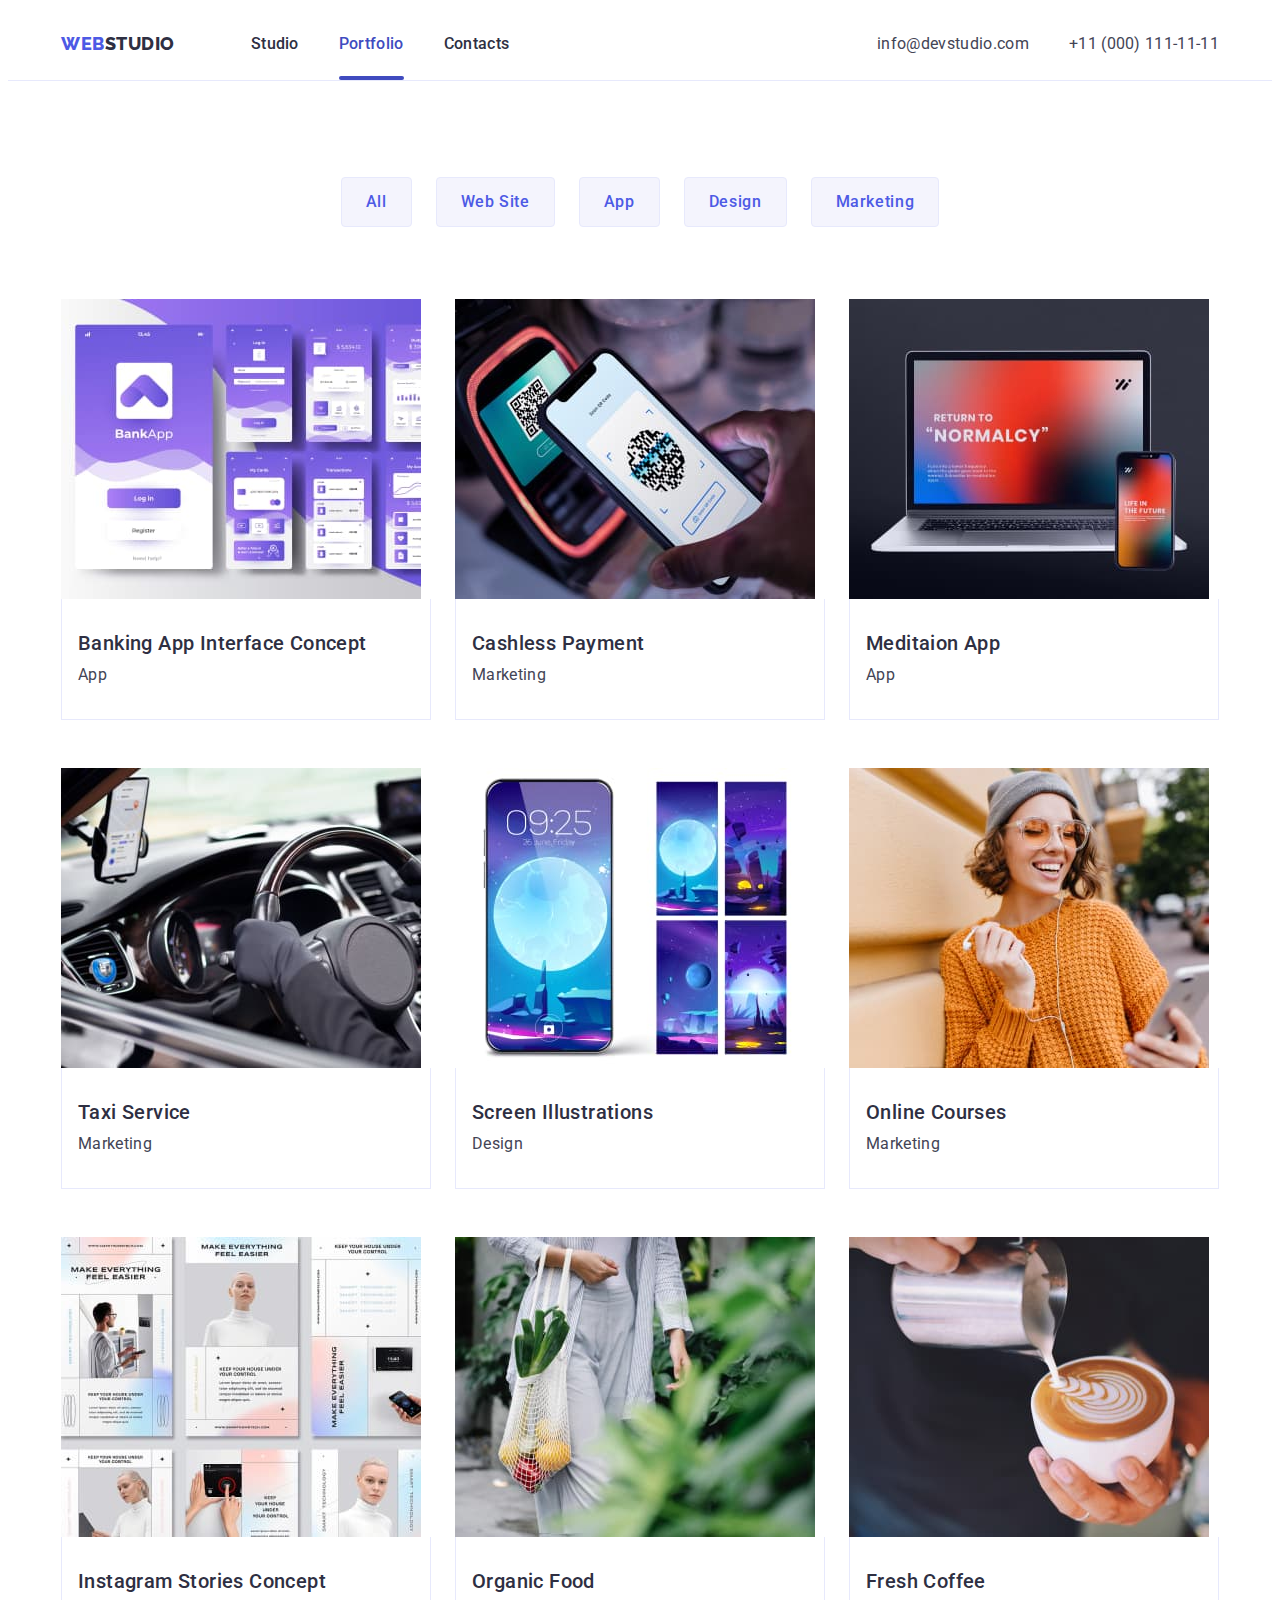
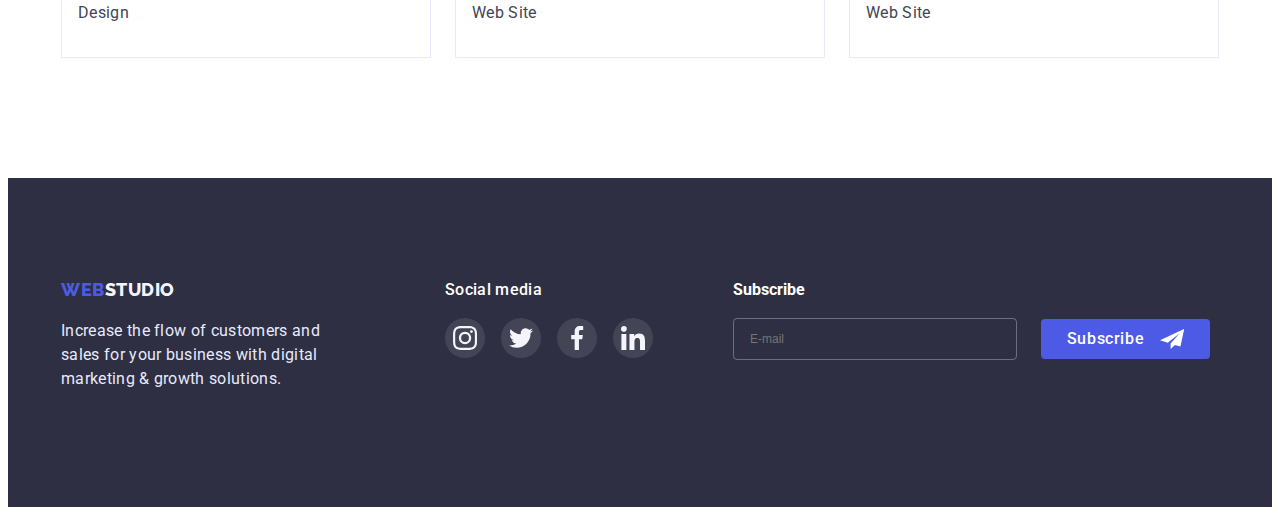
<file: portfolio.html>
<!DOCTYPE html>
<html lang="en">
<head>
    <meta charset="UTF-8">
    <meta http-equiv="X-UA-Compatible" content="IE=edge">
    <meta name="viewport" content="width=device-width, initial-scale=1.0">
    <title>Portfolio</title>
    <link rel="preconnect" href="https://fonts.googleapis.com">
    <link rel="preconnect" href="https://fonts.gstatic.com" crossorigin>
    <link href="https://fonts.googleapis.com/css2?family=Raleway:wght@700&family=Roboto:wght@400;500;700;900&display=swap" rel="stylesheet">
    <link rel="stylesheet" href="https://cdnjs.cloudflare.com/ajax/libs/modern-normalize/1.1.0/modern-normalize.min.css"
        integrity="sha512-wpPYUAdjBVSE4KJnH1VR1HeZfpl1ub8YT/NKx4PuQ5NmX2tKuGu6U/JRp5y+Y8XG2tV+wKQpNHVUX03MfMFn9Q=="
        crossorigin="anonymous" referrerpolicy="no-referrer" />
    <link rel="stylesheet" href="./css/styles.css">
</head>
<body>
    <header class="page-header">
        <div class="conteiner">
            <div class="header-conteiner">
                <nav class="header-nav">
                    <a href="./index.html" class="logo-first">WEB<span class="logo-second">STUDIO</span></a>
                    <ul class="navigation">
                        <li><a href="index.html" class="link">Studio</a></li>
                        <li><a href="portfolio.html" class="link current">Portfolio</a></li>
                        <li><a href="" class="link">Contacts</a></li>
                    </ul>
                </nav>
                <address>
                    <ul class="page-addres">
                        <li>
                            <a class="mail" href="mailto:info@devstudio.com" class="link"> info@devstudio.com </a>
                        </li>
                        <li>
                            <a class="mail" href="tel:+110001111111" class="link"> +11 (000) 111-11-11 </a>
                        </li>
                    </ul>
                </address>
            </div>
        </div>
    </header>
    <main>
        <section class="section-presentation">
            <div class="conteiner">
                <h1 hidden>portfolio</h1>
                <ul class="button-portfolio">
                    <li><button type="button" class="but">All</button></li>
                    <li><button type="button" class="but">Web Site</button></li>
                    <li><button type="button" class="but">App</button></li>
                    <li><button type="button" class="but">Design</button></li>
                    <li><button type="button" class="but">Marketing</button></li>
                </ul>       
                <ul class="service-conteiner">
                    <li class="name-info">
                        <a class="portfolio-link" href="#">
                        <div class="overlej-image"><img class="portfolio-img" src="./images/portfolioimg1-1.jpg" alt="Banking App Interface Concept" width="360" height="300">
                            <div class="overlej-info">
                                <p class="overlej-paragraf">14 Stylish and User-Friendly App Design Concepts · Task Manager App · Calorie Tracker App · Exotic Fruit Ecommerce App · Cloud Storage App</p>
                            </div>
                        </div>
                        <div class="border-text">
                            <h3 class="text-name">Banking App Interface Concept</h3>
                            <p class="paragraf-portfolio">App</p>
                        </div></a>
                    </li>
                    <li class="name-info">
                        <a class="portfolio-link" href="#">
                        <div class="overlej-image"><img class="portfolio-img" src="./images/portfolioimg1-2.jpg" alt="Cashless Payment" width="360" height="300">
                            <div class="overlej-info">
                                <p class="overlej-paragraf">14 Stylish and User-Friendly App Design Concepts · Task Manager App · Calorie Tracker App · Exotic Fruit Ecommerce App · Cloud Storage App</p>
                            </div>
                        </div>
                        <div class="border-text">
                            <h3 class="text-name">Cashless Payment</h3>
                            <p class="paragraf-portfolio">Marketing</p>
                        </div></a>
                    </li>
                    <li class="name-info">
                        <a class="portfolio-link" href="#">
                        <div class="overlej-image"><img class="portfolio-img" src="./images/portfolioimg1-3.jpg" alt="Meditaion App" width="360" height="300">
                            <div class="overlej-info">
                                <p class="overlej-paragraf">14 Stylish and User-Friendly App Design Concepts · Task Manager App · Calorie Tracker App · Exotic Fruit Ecommerce App · Cloud Storage App</p>
                            </div>
                        </div>
                        <div class="border-text">
                            <h3 class="text-name">Meditaion App</h3>
                            <p class="paragraf-portfolio">App</p>
                        </div></a>
                    </li>
                    <li class="name-info">
                        <a class="portfolio-link" href="#">
                        <div class="overlej-image"><img class="portfolio-img" src="./images/portfolioimg2-1.jpg" alt="Taxi Service" width="360" height="300">
                            <div class="overlej-info">
                                <p class="overlej-paragraf">14 Stylish and User-Friendly App Design Concepts · Task Manager App · Calorie Tracker App · Exotic Fruit Ecommerce App · Cloud Storage App</p>
                            </div>
                        </div>
                        <div class="border-text">
                            <h3 class="text-name">Taxi Service</h3>
                            <p class="paragraf-portfolio">Marketing</p>
                        </div></a>
                    </li>
                    <li class="name-info">
                        <a class="portfolio-link" href="#">
                        <div class="overlej-image"><img class="portfolio-img" src="./images/portfolioimg2-2.jpg" alt="Screen Illustrations" width="360" height="300">
                            <div class="overlej-info">
                                <p class="overlej-paragraf">14 Stylish and User-Friendly App Design Concepts · Task Manager App · Calorie Tracker App · Exotic Fruit Ecommerce App · Cloud Storage App</p>
                            </div>
                        </div>
                        <div class="border-text">
                            <h3 class="text-name">Screen Illustrations</h3>
                            <p class="paragraf-portfolio">Design</p>
                        </div></a>
                    </li>
                    <li class="name-info">
                        <a class="portfolio-link" href="#">
                        <div class="overlej-image"><img class="portfolio-img" src="./images/portfolioimg2-3.jpg" alt="Online Courses" width="360" height="300">
                            <div class="overlej-info">
                                <p class="overlej-paragraf">14 Stylish and User-Friendly App Design Concepts · Task Manager App · Calorie Tracker App · Exotic Fruit Ecommerce App · Cloud Storage App</p>
                            </div>
                        </div>
                        <div class="border-text">
                            <h3 class="text-name">Online Courses</h3>
                            <p class="paragraf-portfolio">Marketing</p>
                        </div></a>
                    </li>
                    <li class="name-info">
                        <a class="portfolio-link" href="#">
                        <div class="overlej-image"><img class="portfolio-img" src="./images/portfolioimg3-1.jpg" alt="Instagram Stories Concept" width="360" height="300">
                            <div class="overlej-info">
                                <p class="overlej-paragraf">14 Stylish and User-Friendly App Design Concepts · Task Manager App · Calorie Tracker App · Exotic Fruit Ecommerce App · Cloud Storage App</p>
                            </div>
                        </div>
                        <div class="border-text">
                            <h3 class="text-name">Instagram Stories Concept</h3>
                            <p class="paragraf-portfolio">Design</p>
                        </div></a>
                    </li>
                    <li class="name-info">
                        <a class="portfolio-link" href="#">
                        <div class="overlej-image"><img class="portfolio-img" src="./images/portfolioimg3-2.jpg" alt="Organic Food" width="360" height="300">
                            <div class="overlej-info">
                                <p class="overlej-paragraf">14 Stylish and User-Friendly App Design Concepts · Task Manager App · Calorie Tracker App · Exotic Fruit Ecommerce App · Cloud Storage App</p>
                            </div>
                        </div>
                        <div class="border-text">
                            <h3 class="text-name">Organic Food</h3>
                            <p class="paragraf-portfolio">Web Site</p>
                        </div></a>
                    </li>
                    <li class="name-info">
                        <a class="portfolio-link" href="#">
                        <div class="overlej-image"><img class="portfolio-img" src="./images/portfolioimg3-3.jpg" alt="Fresh Coffee" width="360" height="300">
                            <div class="overlej-info">
                                <p class="overlej-paragraf">14 Stylish and User-Friendly App Design Concepts · Task Manager App · Calorie Tracker App · Exotic Fruit Ecommerce App · Cloud Storage App</p>
                            </div>
                        </div>
                        <div class="border-text">
                            <h3 class="text-name">Fresh Coffee</h3>
                            <p class="paragraf-portfolio">Web Site</p>
                        </div></a>
                    </li>
                </ul>
            </div>
        </section>
    </main>
    <footer class="footer-fon">
        <div class="conteiner">
            <div class="footer-conteiner">
                <div class="footer-mar">
                    <a href="./index.html" class="logo-first">WEB<span class="logo-second-f">STUDIO</a>
                    <p class="footer-p">Increase the flow of customers and sales for your business with digital marketing & growth solutions.</p> 
                </div>
                <div class="footer-social-m">
                    <h2 class="footer-social-media">Social media</h2>
                    <ul class="footer-lisst">
                        <li class="footer-item"><a class="footer-socials-link" href="#">
                                <svg class="footer-socials-icon">
                                    <use href="./images/icons.svg#icon-instagram"></use>
                                </svg>
                            </a></li>
                        <li class="footer-item"><a class="footer-socials-link" href="#">
                                <svg class="footer-socials-icon">
                                    <use href="./images/icons.svg#icon-twitter"></use>
                                </svg></a></li>
                        <li class="footer-item"><a class="footer-socials-link" href="#"><svg
                                    class="footer-socials-icon">
                                    <use href="./images/icons.svg#icon-facebook"></use>
                                </svg></a></li>
                        <li class="footer-item"><a class="footer-socials-link" href="#"><svg
                                    class="footer-socials-icon">
                                    <use href="./images/icons.svg#icon-linkedin"></use>
                                </svg></a></li>
                    </ul>
                </div>
                <form action="#" class="subscribe-form">
                    <h3 class="title footer-form-title">Subscribe</h3>
                    <div class="subscribe-field">
                        <label for="email" class="subscribe-field">
                            <input type="mail" name="email" id="email" placeholder="E-mail" class="mail-input">
                        </label>
                        <button type="submit" class="button-service subscribe-button">
                            Subscribe
                            <svg class="subscribe-icon">
                                <use href="./images/icons.svg#icon-subscribe"></use>
                            </svg>
                        </button>
                    </div>
                </form>
            </div>
        </div>
    </footer>
</body>
</html>
</file>
<file: css/styles.css>
:root {
    --color-primary: #434455;
    --color-primary-dark: #2e2f42;
    --clr-primary-inverted: #ffffff;
    --clr-background: #e5e5e5;
    --clr-background-dark: #f4f4fd;
    --color-button-off: #4d5ae5;
    --clr-button-on: #404bbf;
    --color-wiete-foo: #e7e9fc;
    --font-family-big: "Raleway";
    --color-customers: #8e8f99;    
  }
  body {
    font-family: "Roboto", sans-serif;
    font-size: 16px;
    line-height: 1.5;
    color: var(--color-primary);
  }
  p, h1, h2, h3, h4 {
    
    margin: 0;
  }
  ul {
    margin: 0;
    padding: 0;
    list-style-type: none;
  }
  .conteiner {
    width: 100%;
    max-width: 1158px;
    margin: 0 auto;
    padding: 0 15px;
  }
  .header-conteiner {
    display: flex;
    align-items: center;
  }
  .visually-hidden {
    position: absolute;
    width: 1px;
    height: 1px;
    margin: -1px;
    border: 0;
    padding: 0;
    white-space: nowrap;
    clip-path: inset(100%);
    clip: rect(0 0 0 0);
    overflow: hidden;
  }
  .page-header {
    text-decoration: none;
    border-bottom: 1px solid var(--color-wiete-foo);
    
  }
  .header-conteiner {
    display: flex;
    align-items: center;
  }
  .header-nav {
    display: flex;
    align-items: center;
    flex-grow: 1;
    gap: 76px;
  }
  .navigation {
    display: flex;
    gap: 40px;
  }
  
  .section {
    padding: 120px 0;
  }
  .non-padding {
    padding-top: 0px;
  }
  .padding-top-non {
    padding-top: 0px;
  }
  .pouring {
    background-color: var(--clr-background-dark);
  }
  .secondary-conteiner {
    display: flex;
    gap: 24px;
  }
  .li-conteiner {
    flex-basis: calc((100% - 3 * 24px) / 4);
  }
  .navigation .link {
    font-weight: 500;
    font-size: 16px;
    line-height: 1.5;
    padding: 24px 0;
    letter-spacing: 0.02em;
    text-decoration: none;
    display: block;
    color: var(--color-primary-dark);
    position: relative;
    transition-property: color;
    transition-timing-function: cubic-bezier(0.4, 0, 0.2, 1);
    transition-duration: 250ms;
  }
  .current::after {
    position: absolute;
    bottom: 0;
    display: block;
    content: "";
    width: 100%;
    height: 4px;
    background: var(--clr-button-on);
    border-radius: 2px;
  }
  .navigation .link:hover,
  .navigation .link:focus {
    color: var(--clr-button-on);
    letter-spacing: 0.02em;
  }
  .navigation .link.current {
    color: var(--clr-button-on);
    letter-spacing: 0.02em;
  }
  .mail {
    font-size: 16px;
    line-height: 1.5;
    letter-spacing: 0.02em;
    text-decoration: none;
    font-style: normal;
    color: var(--color-primary);
    transition-property: color;
    transition-timing-function: cubic-bezier(0.4, 0, 0.2, 1);
    transition-duration: 250ms;
  }
  .mail:hover {
    color: var(--clr-button-on);
  }
  .page-addres {
    display: flex;
    gap: 40px;
    font-style: normal;
  }
  .page-addres {
    font-size: 16px;
    line-height: 1.5;
    letter-spacing: 0.02em;
    text-decoration: none;
    color: var(--color-primary-dark)
  }
  .page-addres .link {
    text-decoration: none;
    padding: 24px 0;
    display: block;
    color: var(--color-primary);
    letter-spacing: 0.02em;
    transition-property: color;
    transition-timing-function: cubic-bezier(0.4, 0, 0.2, 1);
    transition-duration: 250ms;
  }
  
  .page-addres .link:hover {
    color: var(--clr-button-on);
  }

  .page-addres .link:focus {
    color: var(--clr-button-on);
  }
  .logo-first {
    font-family: var(--font-family-big), sans-serif;
    font-weight: 800;
    font-size: 18px;
    line-height: 1.33;
    letter-spacing: 0.03em;
    text-decoration: none;
    color: var(--color-button-off);
  }
  .logo-second-f {
    color: var(--clr-background-dark);
    font-family: var(--font-family-big);
    letter-spacing: 0.03em;
  }
  .logo-second {
    color: var(--color-primary-dark);
  }
  .page-logo {
    font-size: 56px;
    line-height: 1.07;
    letter-spacing: 0.02em;
    color: var(--clr-primary-inverted);
    margin: 0 auto 48px;
    max-width: 496px;
    text-align: center;
  }
  .hero-image {
    background-image: linear-gradient(rgba(46, 47, 66, 0.7),
      rgba(46, 47, 66, 0.7)), url("../images/people-office.jpg");
    background-repeat: no-repeat;
    background-position: center;
    padding-top: 188px;
    padding-bottom: 188px;
    max-width: 1440px;
    margin: 0 auto;

  }
  .hero-conteiner {
    margin: 0 auto;
    text-align: center;
  }
  
  .button-service {
    font-weight: 500;
    letter-spacing: 0.04em;
    font-family: "Roboto";
    font-size: 16px;
    line-height: 1.5;
    color: var(--clr-primary-inverted);
    background-color: var(--color-button-off);
    cursor: pointer;
    padding: 16px 32px;
    border-radius: 4px;
    border: none;
    cursor: pointer;
    transition-property: background-color;
    transition-timing-function: cubic-bezier(0.4, 0, 0.2, 1);
    transition-duration: 250ms;
    min-width: 169px;
  }
  .button-service:hover {
    background-color: var(--clr-button-on);
  }
  .text-s-too {
    color: var(--color-primary-dark);
    font-weight: 500;
    font-size: 20px;
    line-height: 1.2;
    letter-spacing: 0.02em;
    margin-bottom: 8px;
  }
  
  .li-sekondery-conteiner {
    flex-basis: calc();
  }
  .section-too-p {
    color: var(--color-primary);
    font-size: 16px;
    line-height: 1.5;
    letter-spacing: 0.02em;
    width: 264px;
  }
  .page-waw-doing {
    font-size: 36px;
    text-align: center;
    line-height: 1.11;
    letter-spacing: 0.02em;
    color: var(--color-primary-dark);
    margin-bottom: 72px;
    padding-top: 0;
  }
  .section-background {
    background: var(--clr-background-dark);
  }
  .team {
    font-size: 36px;
    line-height: 1.11;
    text-align: center;
    letter-spacing: 0.02em;
    color: var(--color-primary-dark);
    margin-bottom: 72px;
  }
  .team-conteiner {
    display: flex;
    gap: 24px;
  }
  .team-item {
    flex-basis: calc((100% - 72px) / 4);
    background: var(--clr-primary-inverted);
    box-shadow: 0px 1px 6px rgba(46, 47, 66, 0.08), 0px 1px 1px rgba(46, 47, 66, 0.16), 0px 2px 1px rgba(46, 47, 66, 0.08);
    border-radius: 0px 0px 4px 4px;
  }
  .foto-section {
    display: flex;
    gap: 24px;
  }
  
  .foto-tim-main-m {
    background: url(man-with-laptop-presenting-something.jpg);
    mix-blend-mode: normal;
    
    flex: none;
    order: 0;
    flex-grow: 0;
  }
  .employee {
    padding-top: 32px;
    padding-bottom: 32px;
  }
  .piple {
    font-weight: 500;
    font-size: 20px;
    line-height: 1.11;
    letter-spacing: 0.02em;
    color:var(--color-primary-dark) ;
    text-align: center;
    margin-bottom: 8px;
  }
  .paragraf-p {
    font-size: 16px;
    line-height: 1.5;
    letter-spacing: 0.02em;
    color: var(--color-primary);
    text-align: center;
    margin-bottom: 8px;
  }

  .socials-lisst {
    display: flex;
    gap: 24px;
    justify-content: center;
  }
  .socials-item {
    width: 40px;
    height: 40px;
  }
  .socials-link {
    width: 100%;
    height: 100%;
    background-color: var(--color-button-off);
    display: flex;
    align-items: center;
    justify-content: center;
    fill: var(--clr-background-dark);
    border-radius: 50%;
    transition-property: background-color;
    transition-timing-function: cubic-bezier(0.4, 0, 0.2, 1);
    transition-duration: 250ms;
  }
  .socials-link:hover {
    background-color: var(--clr-button-on);
  }
  .socials-link:focus {
    background-color: var(--clr-button-on);
  }
  .socials-icon {
    width: 16px;
    height: 16px;
  }

  .footer-fon {
    background: var(--color-primary-dark);
    padding-top: 100px;
    padding-bottom: 100px;
  }
  .footer-conteiner {
    display: flex;
  }
  .footer-mar {
    margin-bottom: 16px;
  }
  .footer-p {
    font-size: 16px;
    line-height: 1.5;
    letter-spacing: 0.02em;
    color: var(--color-wiete-foo);
    width: 264px;
    margin-top: 16px;
    margin-bottom: 0;
  }
  .footer-social-m {
    margin-right: 80px;
    margin-left: 120px;
  }
  .footer-social-media {
    font-family: "Roboto";
    font-style: normal;
    font-weight: 500;
    font-size: 16px;
    line-height: 24px;
    color: var(--clr-primary-inverted);
    letter-spacing: 0.02em;
    margin-bottom: 16px;
    
  }
  
  .footer-lisst {
    display: flex;
    gap: 16px;
  }
  .footer-item {
    width: 40px;
    height: 40px;
  }
  .footer-socials-link {
    width: 100%;
    height: 100%;
    background: rgba(255, 255, 255, 0.1);
    display: flex;
    align-items: center;
    justify-content: center;
    fill: var(--clr-background-dark);
    border-radius: 50%;
    transition-property: background;
    transition-timing-function: cubic-bezier(0.4, 0, 0.2, 1);
    transition-duration: 250ms;
  }
  .footer-socials-link:hover,
  .footer-socials-link:focus {
    background: #31d0aa;
  }
  .footer-socials-icon {
    width: 24px;
    height: 24px;
  }
  /* PAGE 2 */
  .section-presentation {
    padding-bottom: 120px;
    padding-top: 96px;
  }
  .button-portfolio {
    display: flex;
    gap: 24px;
    justify-content: center;
    margin-bottom: 72px;
  }
  .section-button {
    padding-top: 96px;
  }
  .but-all {
    padding: 12px 24px;
    font-weight: 500;
    font-size: 16px;
    line-height: 1.5;
    letter-spacing: 0.04em;
    color: var(--color-button-off);
    background: var(--clr-background-dark);
    border: 1px solid var(--color-wiete-foo);
    border-radius: 4px;
  }
  .but-all:hover {
    box-shadow: 0px 3px 1px rgba(0, 0, 0, 0.1), 0px 2px 1px rgba(0, 0, 0, 0.08),
      0px 2px 2px rgba(0, 0, 0, 0.12);
    border-radius: 4px;
    background: var(--clr-button-on);
    color: var(--clr-primary-inverted);
    font-weight: 500;
    font-size: 16px;
    line-height: 1.5;
    letter-spacing: 0.04em;
    cursor: pointer;
  }
  .but {
    font-size: 16px;
    font-weight: 500;
    line-height: 1.5;
    letter-spacing: 0.04em;
    color: var(--color-button-off);
    background: var(--clr-background-dark);
    border: 1px solid var(--color-wiete-foo);
    border-radius: 4px;
    padding: 12px 24px;
    font-family: "Roboto";
    transition-property: background, color;
    transition-timing-function: cubic-bezier(0.4, 0, 0.2, 1);
    transition-duration: 250ms;
  }
  .but:hover {
    background: var(--clr-button-on);
    color: var(--clr-primary-inverted);
    border: 1px solid var(--color-wiete-foo);
    border-radius: 4px;
    cursor: pointer;
    font-size: 16px;
    line-height: 1.5;
    letter-spacing: 0.04em;
    box-shadow: 0px 3px 2px rgba(0, 0, 0, 0.1);
    font-family: "Roboto";
  }
  .but:focus {
    background: var(--clr-button-on);
    color: var(--clr-primary-inverted);
    border: 1px solid var(--color-wiete-foo);
    border-radius: 4px;
    cursor: pointer;
    font-size: 16px;
    line-height: 1.5;
    letter-spacing: 0.04em;
    box-shadow: 0px 3px 2px rgba(0, 0, 0, 0.1);
    font-family: "Roboto";
  }
  .but-app {
    background: var(--clr-background-dark);
    font-weight: 500;
    font-size: 16px;
    line-height: 1.5;
    letter-spacing: 0.04em;
    color: var(--color-button-off);
    border: 1px solid var(--color-wiete-foo);
    border-radius: 4px;
    flex: none;
    order: 2;
    flex-grow: 0;
  }
  .but-app:hover {
    border: 1px solid var(--color-wiete-foo);
    border-radius: 4px;
    background: var(--clr-button-on);
    color: var(--clr-primary-inverted);
    flex: none;
    order: 2;
    cursor: pointer;
    font-weight: 500;
    font-size: 16px;
    line-height: 1.5;
    letter-spacing: 0.04em;
  }
  .but-desing {
    letter-spacing: 0.04em;
    color: var(--color-button-off);
    background: var(--clr-background-dark);
    font-weight: 500;
    font-size: 16px;
    line-height: 1.5;
    letter-spacing: 0.04em;
    border: 1px solid var(--color-wiete-foo);
    border-radius: 4px;
    flex: none;
    order: 3;
  }
  .but-desing:hover {
    border: 1px solid var(--color-wiete-foo);
    border-radius: 4px;
  
    background: var(--clr-button-on);
    color: var(--clr-primary-inverted);
    cursor: pointer;
    font-weight: 500;
    font-size: 16px;
    line-height: 1.5;
    letter-spacing: 0.04em;
  }
  .but-marketing {
    background: var(--clr-background-dark);
    border: 1px solid var(--color-wiete-foo);
    border-radius: 4px;
    color: var(--color-button-off);
    font-weight: 500;
    font-size: 16px;
    line-height: 1.5;
    letter-spacing: 0.04em;
    order: 4;
  }
  .but-marketing:hover {
    border: 1px solid var(--color-wiete-foo);
    border-radius: 4px;
    background: var(--clr-button-on);
    color: var(--clr-primary-inverted);
    cursor: pointer;
    font-weight: 500;
    font-size: 16px;
    line-height: 1.5;
    letter-spacing: 0.04em;
  }
  .name-info {
    flex-basis: calc((100% - 48px) / 3);
  }
  .service-conteiner {
    display: flex;
    flex-wrap: wrap;
    gap: 48px 24px;
  }
  
  .text-name {
    font-weight: 500;
    font-size: 20px;
    line-height: 1.2;
    letter-spacing: 0.02em;
    color: var(--color-primary-dark);
    margin-bottom: 8px;
  }
  .border-text {
    border: 1px solid var(--color-wiete-foo);
    border-top: none;
    padding-left: 16px;
    padding-top: 32px;
    padding-bottom: 32px;
    gap: 8px;
  }
  
  .paragraf-portfolio {
    font-size: 16px;
    line-height: 1.5;
    letter-spacing: 0.02em;
    color: var(--color-primary);
  }  
  .portfolio-img { 
    display: flex;
    flex-direction: column;
    text-decoration: none;
  }
  
  .portfolio-link {
    display: block;
    text-decoration: none;
    transition-property: box-shadow;    
    transition-timing-function: cubic-bezier(0.4, 0, 0.2, 1);
    transition-duration: 250ms;
  }
  
  .portfolio-link:hover {
  box-shadow: 0px 1px 6px rgba(46, 47, 66, 0.08),
  0px 1px 1px rgba(46, 47, 66, 0.16), 0px 2px 1px rgba(46, 47, 66, 0.08);
  }

  .portfolio-link:hover 
  .foto-portfolio {
    display: block;
    max-width: 100%;
    height: auto;
  }

  .overlej-image {
    position: relative;
    overflow: hidden;
    
  }
  .overlej-info {
    position: absolute;
    top: 0;
    left: 0;
    width: 100%;
    height: 100%;
    background: var(--color-button-off);
    transform: translateY(100%);
    transition: transform 250ms cubic-bezier(0.4, 0, 0.2, 1);
  }
  .portfolio-link:hover .overlej-info {
    transform: translateY(0);
    transition: transform 250ms cubic-bezier(0.4, 0, 0.2, 1);
    
  }
  .portfolio-link:focus .overlej-info {
    transform: translateY(0);
    transition: transform 250ms cubic-bezier(0.4, 0, 0.2, 1);
  }
  .overlej-paragraf {
    font-size: 16px;
    line-height: 1.4;
    padding: 40px 32px 170px 32px;
    letter-spacing: 0.02em;  
    color: var(--clr-background-dark);
  }


  .advantages-list {
    width: 264px;
    height: 112px;
    background: var(--clr-background-dark);
    border-radius: 4px;
    margin-bottom: 8px;
    fill: var(--color-primary-dark);
    display: flex;
    align-items: center;
    justify-content: center;
  }
  
  .advantages-icon {
    width: 64px;
    height: 64px;
  }
  .advantages {
    width: 264px;
    height: 112px;
    background: var(--clr-background-dark);
    border-radius: 4px;
    padding-bottom: 8px;
  }
  .advantages-link {
    width: 100%;
    height: 100%;
    fill: var(--color-primary-dark);
    display: flex;
    align-items: center;
    justify-content: center;
  }
  .advantages-icon-antena {
    width: 59.72px;
    height: 64px;
  }
  .advantages-icon-clock {
    width: 61.22px;
    height: 64px;
  }
  .advantages-icon-diagram {
    width: 64px;
    height: 49.09px;
  }
  .advantages-icon-astronaut {
    width: 50.13px;
    height: 55.46px;
  }

  .customers-box {
    padding-top: 120px;
    padding-bottom: 120px;
  }
  .customers {
    text-align: center;  
    letter-spacing: 0.02em;
    font-size: 36px;
    line-height: 1.1;  
    margin-bottom: 72px;
    color: var(--color-primary-dark);
  }
  .customers-list {
    display: flex;
    gap: 24px;
    justify-content: center;
  }
  customers-item {
    width: 168px;
    height: 88px;    
  }
  .customers-item .customers-link {
    display: inline-block;
    width: 168px;
    height: 88px;
    padding: 16px 31px;
    border: 1px solid var(--color-customers);
    border-radius: 4px;
    color: var(--color-customers);
    transition-property: border-color, color;
    transition-duration: 250ms;
    transition-timing-function: cubic-bezier(0.4, 0, 0.2, 1);
  }
  .customers-item .customers-link:hover,
  .customers-item .customers-link:focus {
    border-color: var(--clr-button-on);
    color: var(--clr-button-on);
  }
  .customers-icon {
    display: block;
    width: 104px;
    height: 56px;
    fill: currentColor;    
  }
  customers-link {
    width: 100%;
    height: 100%;
    display: flex;
    align-items: center;
    justify-content: center;
    fill: var(--color-customers);
    border: 1px solid var(--color-customers);
    border-radius: 4px;
    color: var(--color-customers);
    transition-property: fill, border;
    transition-timing-function: cubic-bezier(0.4, 0, 0.2, 1);
    transition-duration: 250ms;
  }
  
  customers-link:hover,
  customers-link:focus {
    fill: var(--clr-button-on);
    border: 1px solid var(--clr-button-on);    
  }
  customers-icon {
    width: 104px;
    height: 56px;
    fill: currentColor;
  }
  
  customers-icon:hover,
  customers-icon:focus {
    fill: var(--clr-button-on);
    
    
  }
  .beckdrop {
    position: fixed;
    top: 0;
    left: 0;
    display: flex;
    align-items: center;
    justify-content: center;
    width: 100%;
    height: 100%;
    background-color: rgba(46, 47, 66, 0.4);
    padding: 20px 0px;
    transition: opacity 250ms cubic-bezier(0.4, 0, 0.2, 1),
      visibility 250ms cubic-bezier(0.4, 0, 0.2, 1);
  }
  .beckdrop.is-hidden {
    opacity: 0;
    visibility: hidden;
    pointer-events: none;
  }
  .modal {
    position: relative;
    width: 408px;
    height: 576px;
    max-width: 100%;
    max-height: 100%;
    background-color: var(--clr-primary-inverted);
    transition-property: opacity, transform, background-color, visibility;
    transition-duration: 250ms;
    transition-timing-function: cubic-bezier(0.4, 0, 0.2, 1);
    padding: 72px 24px 24px 24px;
  }
  .beckdrop-modal-icon {
    width: 8px;
    height: 8px;
  }
  .modal-close {
    position: absolute;
    top: 24px;
    right: 24px;
    width: 24px;
    height: 24px;
    background: var(--color-wiete-foo);
    border: 1px solid rgba(0, 0, 0, 0.1);
    border-radius: 50%;
    display: flex;
    align-items: center;
    justify-content: center;
    transition-property: background, fill, cursor;
    transition-timing-function: cubic-bezier(0.4, 0, 0.2, 1);
    transition-duration: 250ms;
  }
  .modal-close:hover {
    background: var(--clr-button-on);
    fill: var(--clr-background);
    cursor: pointer;
  }
  .modal-close:focus {
    background: var(--clr-button-on);
    fill: var(--clr-background);
    cursor: pointer;
  }
  .close-button .close-icon{
    display: block;
    width: 8px;
    height: 8px;
    fill: currentColor;
    margin: 0;
    position: absolute;
    top: 50%;
    left: 50%;
    transform: translate(-50%, -50%);     
  }

  .form-description{
    margin-bottom: 16px;
    text-align: center;
    line-height: 1.5;
}

.modal-label{
    max-width: 360px;
    display: flex;
    flex-direction: column;
    gap:4px;
    color:var(--color-customers);
    font-size: 12px;
    line-height: 1.16;
    position: relative;
    margin-bottom: 8px;
    height: 58px;


}
.form-input{
    border: 1px solid rgba(33, 33, 33, 0.2);
    border-radius: 4px;
    padding-left: 16px;
    padding-top:8px;
    padding-bottom: 8px;
    transition-property: color, border;
    transition-duration: 250ms;
    transition-timing-function: cubic-bezier(0.4, 0, 0.2, 1);
    outline: 0px;
    color: var(--color-primary-dark);
    padding-left: 38px;
    
    

}
.form-input:focus-visible, .form-input:focus{
    border: 1px solid var(--color-button-off) ;
    color: var(--color-button-off);
    
}

.input-icon{
    width: 18px;
    height: 24px;
    position: absolute;
    top: 21px;
    left: 16px;
    
    display: inline-block;
    fill: var(--color-primary-dark);
    transition-property: fill;
    transition-duration: 250ms;
    transition-timing-function: cubic-bezier(0.4, 0, 0.2, 1);
}
.form-input:focus-visible + .input-icon,
.form-input:focus + .input-icon {
    fill: var(--color-button-off);

}
.textarea-label{
    height: 138px;
}
.textarea{
    resize: none;
    padding-left: 16px;
    height: 120px;
}
.textarea:placeholder {
    color: rgb(117, 117, 117, 0.5)
}
.modal-checkbox{
    display: block;
    margin-bottom: 24px;
    margin-top: 16px;
    font-size: 12px;
    position: relative;
    padding-left: 24px;
}
.form-button{
    text-align: center;
}
.checkbox{
    appearance: none;
    -webkit-appearance: none;
    -moz-appearance: none;
}

.click-icon{
    display: inline-block;
    width: 16px;
    height: 16px;
    background-color: #fff;
    fill: #fff;
    position: absolute;
    top: -1px;
    left: 0px;
    border: 1.25px solid var(--color-primary-dark);
    border-radius: 2px;
    transition-property: fill, border, background-color;
    transition-duration: 250ms;
    transition-timing-function: cubic-bezier(0.4, 0, 0.2, 1);
}
.checkbox:checked + .click-icon{
    background-color: var(--clr-button-on);
    fill: #fff;
    border: none;
}


.subscribe-icon{
  width: 24px;
  height: 24px;
  fill: currentColor;
}
.subscribe-button{
  padding: 8px 24px;
  display: flex;
  gap: 16px;
  justify-content: center;
  align-items: center;
}
.mail-input{
  width: 264px;
  padding-left: 16px;
  padding-top: 8px;
  padding-bottom: 8px;
  font-size: 12px;
  line-height: 2;
  background-color: transparent;
  color: var(--color-wiete-foo);
  border: 1px solid rgba(255, 255, 255, 0.3);
  border-radius: 4px;
}
.subscribe-field{
  display: flex;
  align-items: center;
  gap: 24px;
}
.footer-form-title{
  font-size: 16px;
  margin-bottom: 16px;
  line-height: 1.5;
  color: var(--clr-primary-inverted)
}
</file>
